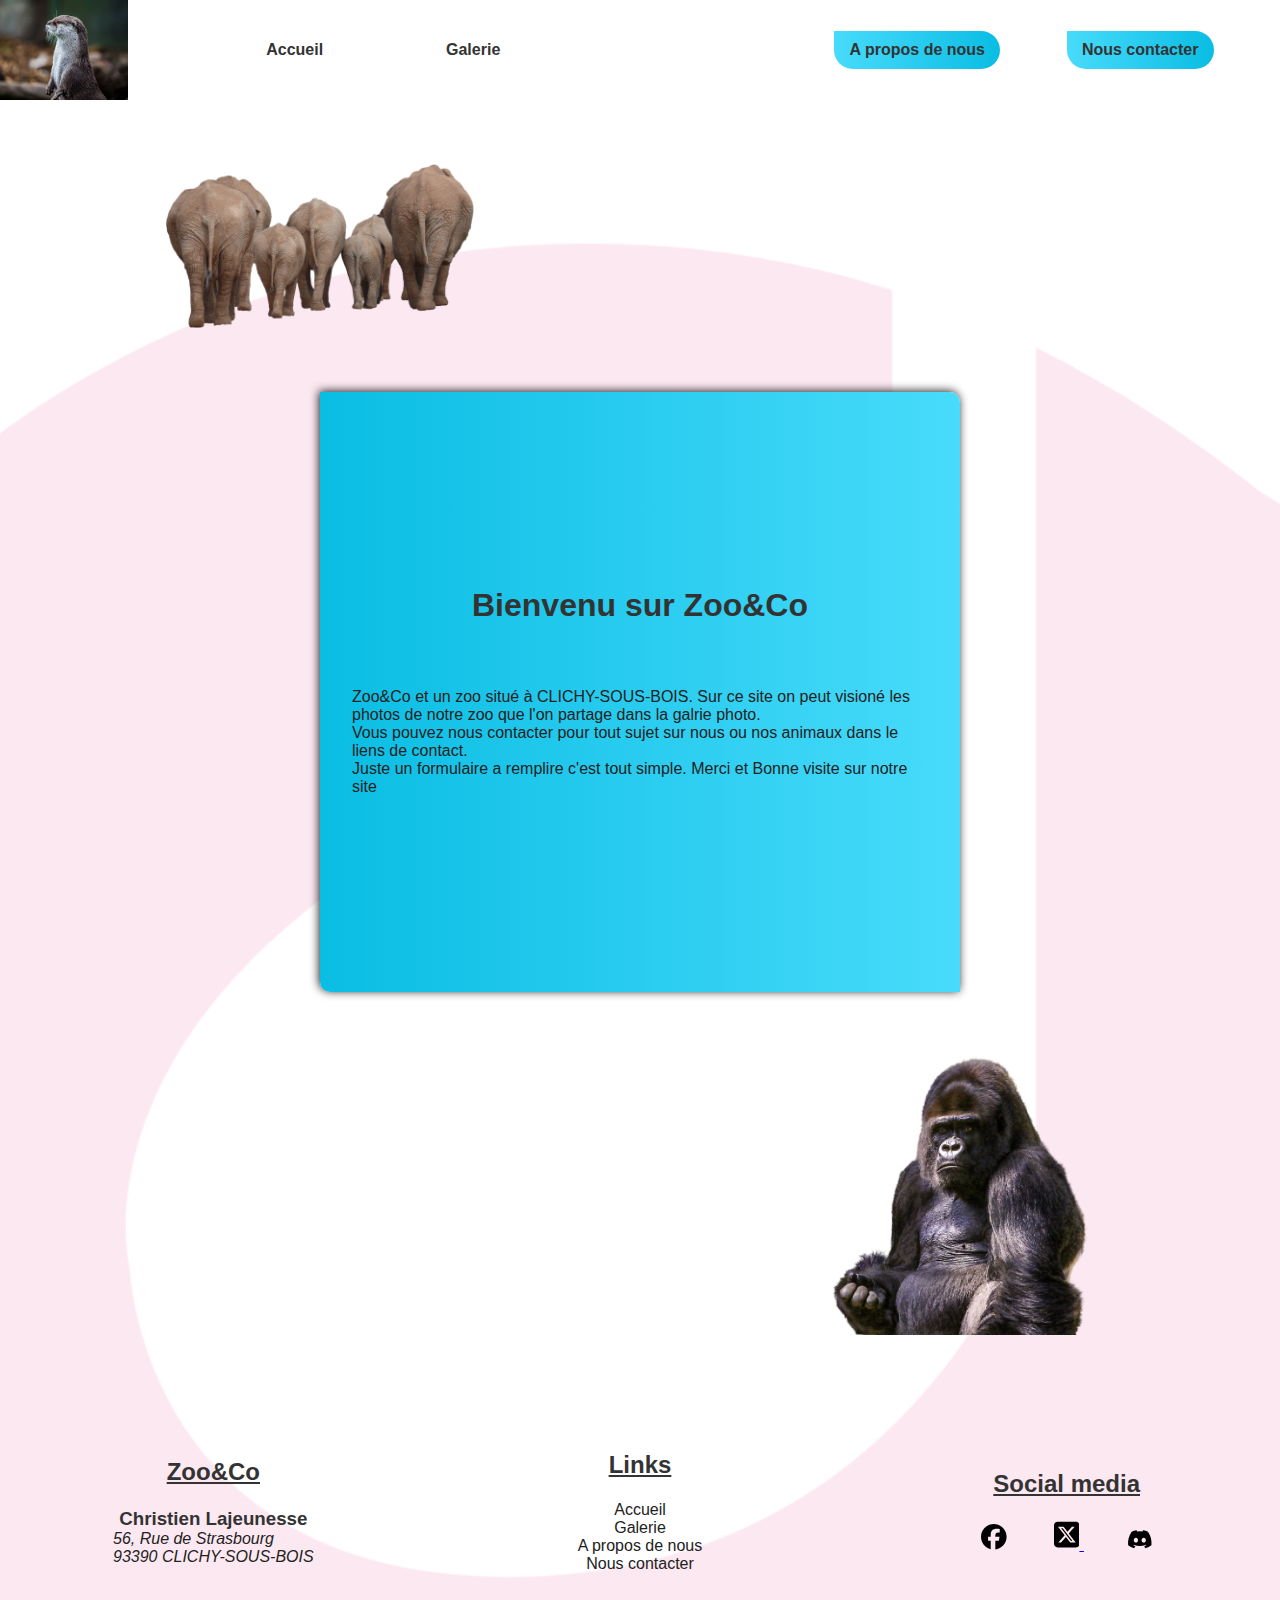
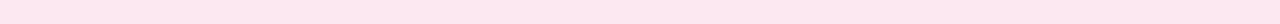
<file: index.html>
<!DOCTYPE html>
<html lang="en">

<head>
    <meta charset="UTF-8">
    <meta name="viewport" content="width=device-width, initial-scale=1.0">
    <title>Document</title>
    <link rel="stylesheet" href="./asset/styles/style.css">
</head>

<body>
    <!-- header avec le logo, la nav et a droite les liens en forme de bouttons avec animation -->
    <header>
        <!-- img Logo -->
        <img src="./asset/img/logo.jpg" alt="logo">
        <!-- Barre de navigation -->
        <nav class="header-nav">
            <ul>
                <li><a href="./index.html" title="Accueil">Accueil</a></li>
                <li><a href="./templates/galerie.html" title="Galerie">Galerie</a></li>
            </ul>
        </nav>
        <!-- liens pour faire des genres de bouttons -->
        <div class="header-div">
            <a href="./templates/us.html" title="A propos de nous" class="header-btn">A propos de nous</a>
            <a href="./templates/contact.html" title="Nous contacter" class="header-btn"> Nous contacter</a>
        </div>
    </header>

    <!-- Main de la page d'accueil avec un titre et une presentation rapide -->
    <main class="main-home">
        <div class="home-img-left"><img src="./asset/img/galeries-main/elephant-home.png" alt="elephant"></div>
        <section>
            <h1>Bienvenu sur Zoo&Co</h1>
            <p>Zoo&Co et un zoo situé à CLICHY-SOUS-BOIS. Sur ce site on peut visioné les photos de notre zoo que l'on partage dans la
                galrie photo.<br>Vous pouvez nous contacter pour tout sujet sur nous ou nos animaux dans le liens de contact.<br>Juste un
                formulaire a remplire c'est tout simple. Merci et Bonne visite sur notre site</p>
        </section>
        <div class="home-img-right"><img src="./asset/img/galeries-main/gorilla-home.png" alt="gorille"></div>
    </main>

    <!-- footer avec 3 partie l'adresse, les liens et les reseau social vers l'exterieur-->
    <footer>
        <!-- Nom entreprise et personne et adresse -->
        <div class="footer-title">
            <h2>Zoo&Co</h2>
            <div class="footer-address">
                <h3>Christien Lajeunesse</h3>
                <address>
                    <p>56, Rue de Strasbourg
                        <br>93390 CLICHY-SOUS-BOIS
                    </p>
                </address>
            </div>
        </div>

        <!-- lien vers les autres section du site -->
        <div class="footer-links">
            <h2>Links</h2>
            <nav class="footer-nav">
                <ul>
                    <li><a href="./index.html" title="Accueil">Accueil</a></li>
                    <li><a href="./templates/galerie.html" title="Galerie">Galerie</a></li>
                    <li><a href="./templates/us.html" title="A propos de nous">A propos de nous</a></li>
                    <li><a href="./templates/contact.html" title="Nous contacter"> Nous contacter</a></li>
                </ul>
            </nav>
        </div>

        <!-- Lien en icone vers les reseaux sociaux  -->
        <div class="footer-social">
            <h2>Social media</h2>
            <div class="footer-social-links">
                <a href="https://www.facebook.com/" title="Facebook" target="_blank"><svg xmlns="http://www.w3.org/2000/svg"
                        viewBox="0 0 512 512"><!--!Font Awesome Free 6.5.2 by @fontawesome - https://fontawesome.com License - https://fontawesome.com/license/free Copyright 2024 Fonticons, Inc.-->
                        <path
                            d="M512 256C512 114.6 397.4 0 256 0S0 114.6 0 256C0 376 82.7 476.8 194.2 504.5V334.2H141.4V256h52.8V222.3c0-87.1 39.4-127.5 125-127.5c16.2 0 44.2 3.2 55.7 6.4V172c-6-.6-16.5-1-29.6-1c-42 0-58.2 15.9-58.2 57.2V256h83.6l-14.4 78.2H287V510.1C413.8 494.8 512 386.9 512 256h0z" />
                    </svg></a>
                <a href="https://twitter.com/" title="X" target="_blank">
                    <svg xmlns="http://www.w3.org/2000/svg"
                        viewBox="0 0 448 512"><!--!Font Awesome Free 6.5.2 by @fontawesome - https://fontawesome.com License - https://fontawesome.com/license/free Copyright 2024 Fonticons, Inc.-->
                        <path
                            d="M64 32C28.7 32 0 60.7 0 96V416c0 35.3 28.7 64 64 64H384c35.3 0 64-28.7 64-64V96c0-35.3-28.7-64-64-64H64zm297.1 84L257.3 234.6 379.4 396H283.8L209 298.1 123.3 396H75.8l111-126.9L69.7 116h98l67.7 89.5L313.6 116h47.5zM323.3 367.6L153.4 142.9H125.1L296.9 367.6h26.3z" />
                    </svg>
                </a>
                <a href="https://discord.com/" title="discord" target="_blank">
                    <svg xmlns="http://www.w3.org/2000/svg"
                        viewBox="0 0 640 512"><!--!Font Awesome Free 6.5.2 by @fontawesome - https://fontawesome.com License - https://fontawesome.com/license/free Copyright 2024 Fonticons, Inc.-->
                        <path
                            d="M524.5 69.8a1.5 1.5 0 0 0 -.8-.7A485.1 485.1 0 0 0 404.1 32a1.8 1.8 0 0 0 -1.9 .9 337.5 337.5 0 0 0 -14.9 30.6 447.8 447.8 0 0 0 -134.4 0 309.5 309.5 0 0 0 -15.1-30.6 1.9 1.9 0 0 0 -1.9-.9A483.7 483.7 0 0 0 116.1 69.1a1.7 1.7 0 0 0 -.8 .7C39.1 183.7 18.2 294.7 28.4 404.4a2 2 0 0 0 .8 1.4A487.7 487.7 0 0 0 176 479.9a1.9 1.9 0 0 0 2.1-.7A348.2 348.2 0 0 0 208.1 430.4a1.9 1.9 0 0 0 -1-2.6 321.2 321.2 0 0 1 -45.9-21.9 1.9 1.9 0 0 1 -.2-3.1c3.1-2.3 6.2-4.7 9.1-7.1a1.8 1.8 0 0 1 1.9-.3c96.2 43.9 200.4 43.9 295.5 0a1.8 1.8 0 0 1 1.9 .2c2.9 2.4 6 4.9 9.1 7.2a1.9 1.9 0 0 1 -.2 3.1 301.4 301.4 0 0 1 -45.9 21.8 1.9 1.9 0 0 0 -1 2.6 391.1 391.1 0 0 0 30 48.8 1.9 1.9 0 0 0 2.1 .7A486 486 0 0 0 610.7 405.7a1.9 1.9 0 0 0 .8-1.4C623.7 277.6 590.9 167.5 524.5 69.8zM222.5 337.6c-29 0-52.8-26.6-52.8-59.2S193.1 219.1 222.5 219.1c29.7 0 53.3 26.8 52.8 59.2C275.3 311 251.9 337.6 222.5 337.6zm195.4 0c-29 0-52.8-26.6-52.8-59.2S388.4 219.1 417.9 219.1c29.7 0 53.3 26.8 52.8 59.2C470.7 311 447.5 337.6 417.9 337.6z" />
                    </svg>
                </a>
            </div>
        </div>
    </footer>

</body>

</html>
</file>
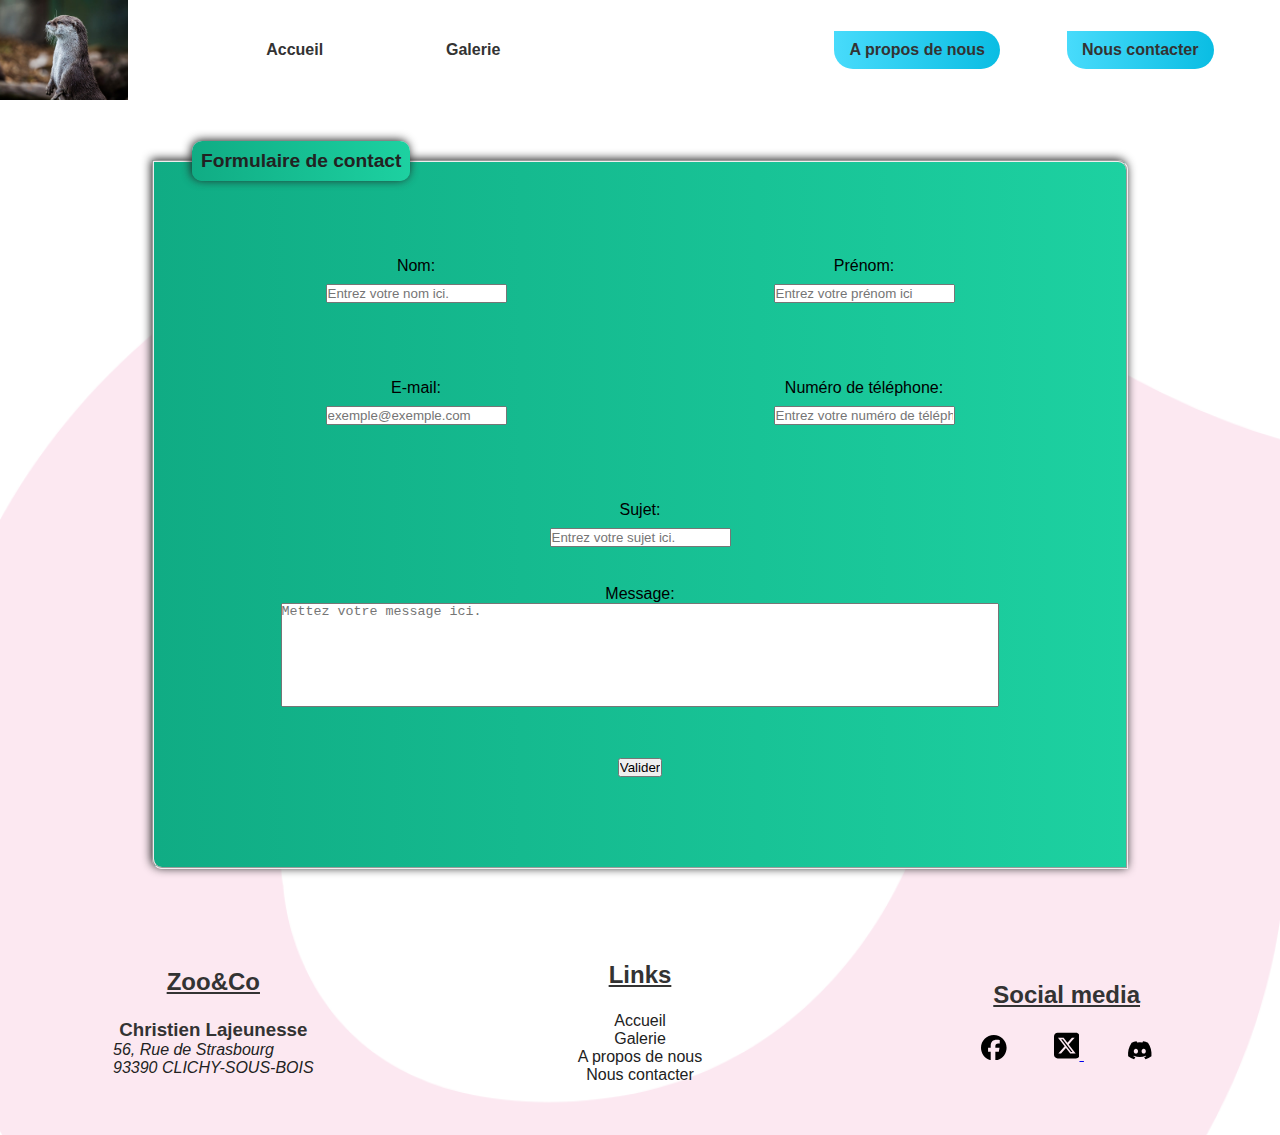
<file: templates/contact.html>
<!DOCTYPE html>
<html lang="en">

<head>
    <meta charset="UTF-8">
    <meta name="viewport" content="width=device-width, initial-scale=1.0">
    <title>Contact</title>
    <link rel="stylesheet" href="../asset/styles/style.css">
</head>

<body>
    <!-- header avec le logo, la nav et a droite les liens en forme de bouttons avec animation -->
    <header>
        <!-- img Logo -->
        <img src="../asset/img/logo.jpg" alt="logo">
        <!-- Barre de navigation -->
        <nav class="header-nav">
            <ul>
                <li><a href="../index.html" title="Accueil">Accueil</a></li>
                <li><a href="./galerie.html" title="Galerie">Galerie</a></li>
            </ul>
        </nav>
        <!-- liens pour faire des genres de bouttons -->
        <div class="header-div">
            <a href="./us.html" title="A propos de nous" class="header-btn">A propos de nous</a>
            <a href="./contact.html" title="Nous contacter" class="header-btn"> Nous contacter</a>
        </div>
    </header>

    <!-- Main de la page contact avec un formulaire de contact -->
    <main class="main-contact">
        <!-- formulaire de contact -->
        <fieldset>
            <legend> Formulaire de contact</legend>
            <form action="#" method="post" class="form-contact">
                <!-- zone nom -->
                <div class="form-name">
                    <label for="name">Nom:</label>
                    <input type="text" name="name" id="name" placeholder="Entrez votre nom ici." required>
                </div>
                <!-- zone prénom -->
                <div class="form-firstname">
                    <label for="firstname">Prénom:</label>
                    <input type="text" name="firstname" id="firstname" placeholder="Entrez votre prénom ici" required>
                </div>
                <!-- zone mail -->
                <div class="form-mail">
                    <label for="email">E-mail:</label>
                    <input type="email" name="email" id="email" placeholder="exemple@exemple.com" required>
                </div>
                <!-- zone numéro téléphone -->
                <div class="form-phone">
                    <label for="phone">Numéro de téléphone:</label>
                    <input type="tel" name="phone" id="phone" placeholder="Entrez votre numéro de téléphone" required>
                </div>
                <!-- zone sujet -->
                <div class="form-object">
                    <label for="object">Sujet:</label>
                    <input type="text" name="object" id="object" placeholder="Entrez votre sujet ici." required>
                </div>
                <!-- zone msg -->
                <div class="form-msg">
                    <label for="msg">Message:</label>
                    <textarea name="msg" id="msg" placeholder="Mettez votre message ici." required></textarea>
                </div>
                <!-- boutton de validation -->
                <div class="form-submit">
                    <input type="submit" value="Valider">
                </div>
            </form>
        </fieldset>
    </main>

    <!-- footer avec 3 partie l'adresse, les liens et les reseau social vers l'exterieur-->
    <footer>
        <!-- Nom entreprise et personne et adresse -->
        <div class="footer-title">
            <h2>Zoo&Co</h2>
            <div class="footer-address">
                <h3>Christien Lajeunesse</h3>
                <address>
                    <p>56, Rue de Strasbourg
                        <br>93390 CLICHY-SOUS-BOIS
                    </p>
                </address>
            </div>
        </div>
        <!-- lien vers les autres section du site -->
        <div class="footer-links">
            <h2>Links</h2>
            <nav class="footer-nav">
                <ul>
                    <li><a href="../index.html" title="Accueil">Accueil</a></li>
                    <li><a href="./galerie.html" title="Galerie">Galerie</a></li>
                    <li><a href="./us.html" title="A propos de nous">A propos de nous</a></li>
                    <li><a href="./contact.html" title="Nous contacter"> Nous contacter</a></li>
                </ul>
            </nav>
        </div>
        <!-- Lien en icone vers les reseaux sociaux  -->
        <div class="footer-social">
            <h2>Social media</h2>
            <div class="footer-social-links">
                <a href="https://www.facebook.com/" title="Facebook" target="_blank"><svg xmlns="http://www.w3.org/2000/svg"
                        viewBox="0 0 512 512"><!--!Font Awesome Free 6.5.2 by @fontawesome - https://fontawesome.com License - https://fontawesome.com/license/free Copyright 2024 Fonticons, Inc.-->
                        <path
                            d="M512 256C512 114.6 397.4 0 256 0S0 114.6 0 256C0 376 82.7 476.8 194.2 504.5V334.2H141.4V256h52.8V222.3c0-87.1 39.4-127.5 125-127.5c16.2 0 44.2 3.2 55.7 6.4V172c-6-.6-16.5-1-29.6-1c-42 0-58.2 15.9-58.2 57.2V256h83.6l-14.4 78.2H287V510.1C413.8 494.8 512 386.9 512 256h0z" />
                    </svg></a>
                <a href="https://twitter.com/" title="X" target="_blank">
                    <svg xmlns="http://www.w3.org/2000/svg"
                        viewBox="0 0 448 512"><!--!Font Awesome Free 6.5.2 by @fontawesome - https://fontawesome.com License - https://fontawesome.com/license/free Copyright 2024 Fonticons, Inc.-->
                        <path
                            d="M64 32C28.7 32 0 60.7 0 96V416c0 35.3 28.7 64 64 64H384c35.3 0 64-28.7 64-64V96c0-35.3-28.7-64-64-64H64zm297.1 84L257.3 234.6 379.4 396H283.8L209 298.1 123.3 396H75.8l111-126.9L69.7 116h98l67.7 89.5L313.6 116h47.5zM323.3 367.6L153.4 142.9H125.1L296.9 367.6h26.3z" />
                    </svg>
                </a>
                <a href="https://discord.com/" title="discord" target="_blank">
                    <svg xmlns="http://www.w3.org/2000/svg"
                        viewBox="0 0 640 512"><!--!Font Awesome Free 6.5.2 by @fontawesome - https://fontawesome.com License - https://fontawesome.com/license/free Copyright 2024 Fonticons, Inc.-->
                        <path
                            d="M524.5 69.8a1.5 1.5 0 0 0 -.8-.7A485.1 485.1 0 0 0 404.1 32a1.8 1.8 0 0 0 -1.9 .9 337.5 337.5 0 0 0 -14.9 30.6 447.8 447.8 0 0 0 -134.4 0 309.5 309.5 0 0 0 -15.1-30.6 1.9 1.9 0 0 0 -1.9-.9A483.7 483.7 0 0 0 116.1 69.1a1.7 1.7 0 0 0 -.8 .7C39.1 183.7 18.2 294.7 28.4 404.4a2 2 0 0 0 .8 1.4A487.7 487.7 0 0 0 176 479.9a1.9 1.9 0 0 0 2.1-.7A348.2 348.2 0 0 0 208.1 430.4a1.9 1.9 0 0 0 -1-2.6 321.2 321.2 0 0 1 -45.9-21.9 1.9 1.9 0 0 1 -.2-3.1c3.1-2.3 6.2-4.7 9.1-7.1a1.8 1.8 0 0 1 1.9-.3c96.2 43.9 200.4 43.9 295.5 0a1.8 1.8 0 0 1 1.9 .2c2.9 2.4 6 4.9 9.1 7.2a1.9 1.9 0 0 1 -.2 3.1 301.4 301.4 0 0 1 -45.9 21.8 1.9 1.9 0 0 0 -1 2.6 391.1 391.1 0 0 0 30 48.8 1.9 1.9 0 0 0 2.1 .7A486 486 0 0 0 610.7 405.7a1.9 1.9 0 0 0 .8-1.4C623.7 277.6 590.9 167.5 524.5 69.8zM222.5 337.6c-29 0-52.8-26.6-52.8-59.2S193.1 219.1 222.5 219.1c29.7 0 53.3 26.8 52.8 59.2C275.3 311 251.9 337.6 222.5 337.6zm195.4 0c-29 0-52.8-26.6-52.8-59.2S388.4 219.1 417.9 219.1c29.7 0 53.3 26.8 52.8 59.2C470.7 311 447.5 337.6 417.9 337.6z" />
                    </svg>
                </a>
            </div>
        </div>

    </footer>
</body>

</html>
</file>
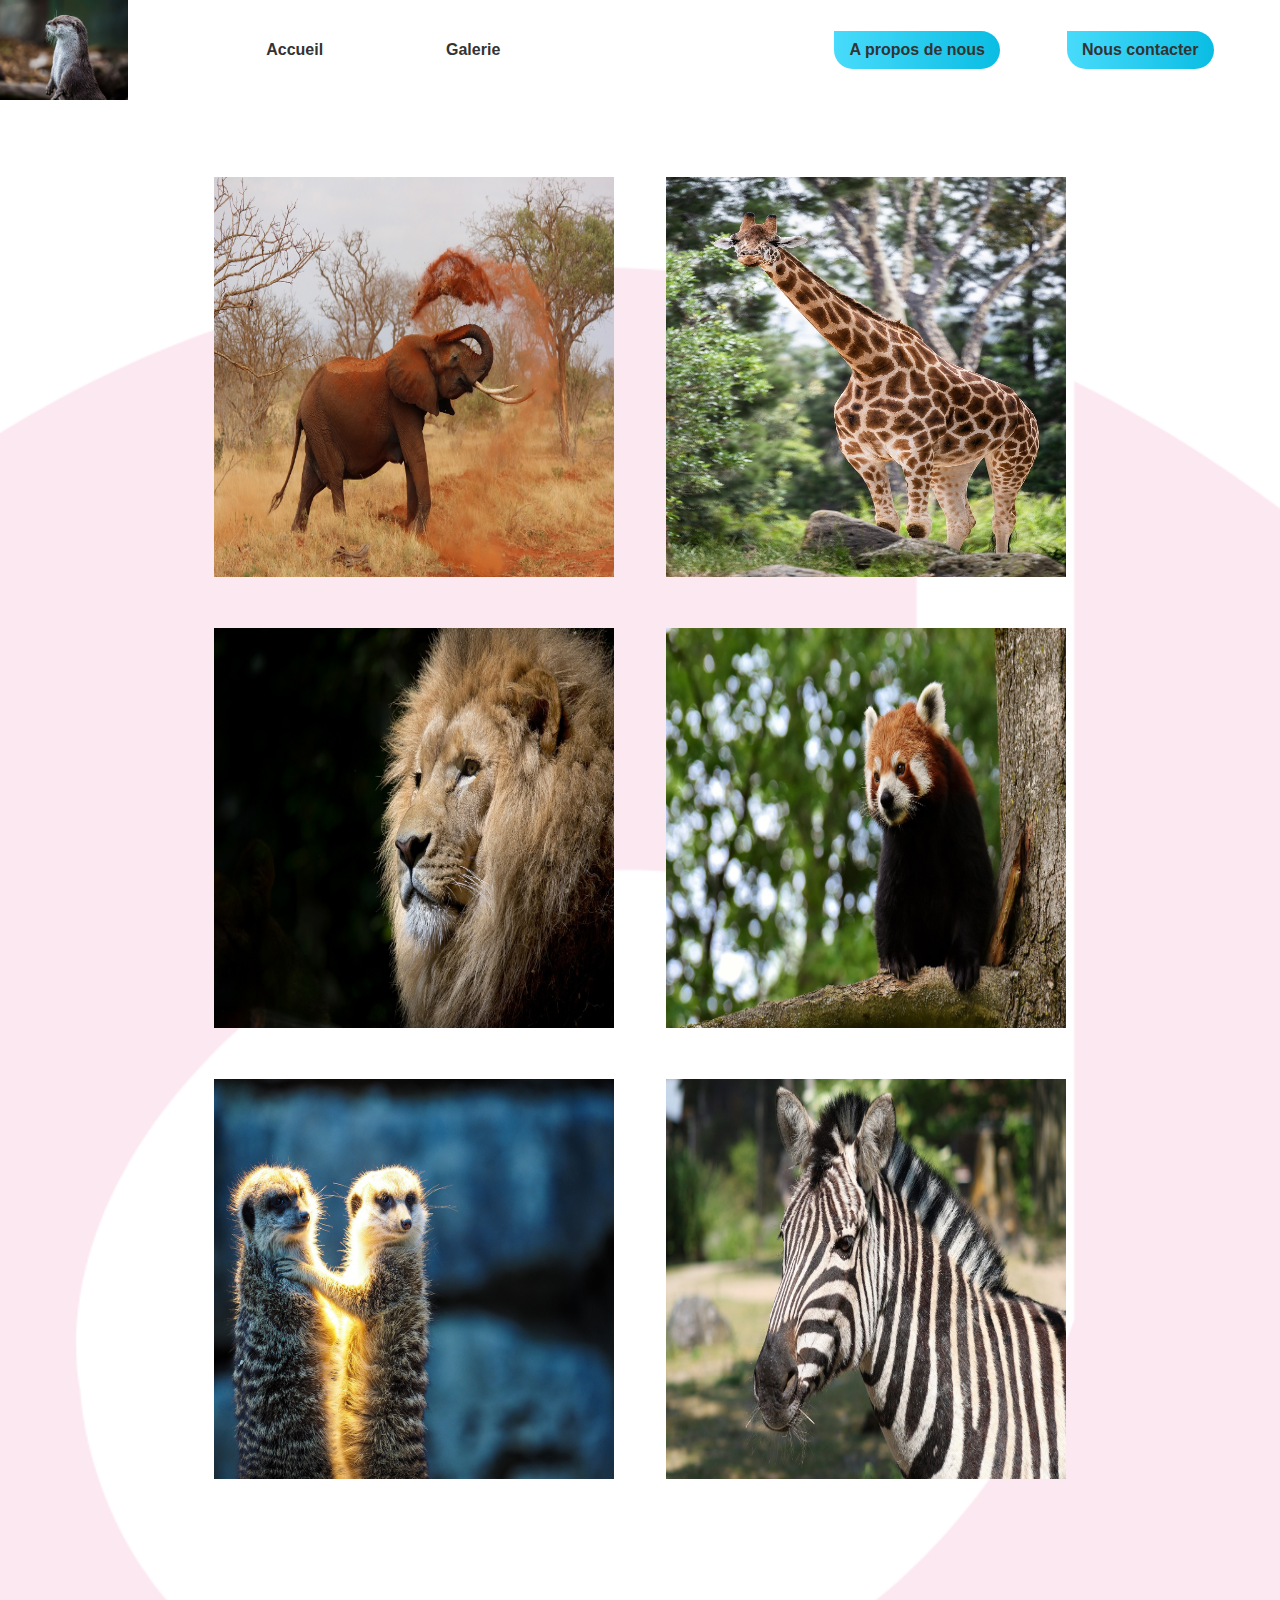
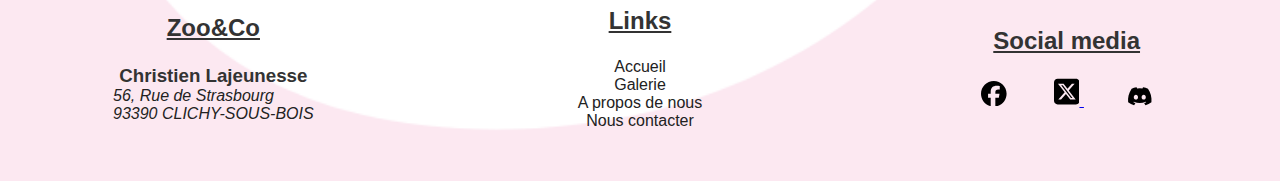
<file: templates/galerie.html>
<!DOCTYPE html>
<html lang="en">

<head>
    <meta charset="UTF-8">
    <meta name="viewport" content="width=device-width, initial-scale=1.0">
    <title>Galeries</title>
    <link rel="stylesheet" href="../asset/styles/style.css">
</head>

<body>
    <!-- header avec le logo, la nav et a droite les liens en forme de bouttons avec animation -->
    <header>
        <!-- img Logo -->
        <img src="../asset/img/logo.jpg" alt="logo">
        <!-- Barre de navigation -->
        <nav class="header-nav">
            <ul>
                <li><a href="../index.html" title="Accueil">Accueil</a></li>
                <li><a href="./galerie.html" title="Galerie">Galerie</a></li>
            </ul>
        </nav>
        <!-- liens pour faire des genres de bouttons -->
        <div class="header-div">
            <a href="./us.html" title="A propos de nous" class="header-btn">A propos de nous</a>
            <a href="./contact.html" title="Nous contacter" class="header-btn"> Nous contacter</a>
        </div>
    </header>

    <!-- Main de la page galerie avec des archives de photographie -->
    <main class="main-galerie">
        <!-- J'ai fait un div ici pck le W3C me mettait un warning et j'avais pas envie de mettre de titre -->
        <div>
            <img src="../asset/img/galerie-photo/elephant.jpg" alt="elephant">
            <img src="../asset/img/galerie-photo/giraffe.jpg" alt="giraffe">
            <img src="../asset/img/galerie-photo/lion.jpg" alt="lion">
            <img src="../asset/img/galerie-photo/little-panda.jpg" alt="Panda roux">
            <img src="../asset/img/galerie-photo/meerkat.jpg" alt="Suricate">
            <img src="../asset/img/galerie-photo/zebra.jpg" alt="Zèbre">
        </div>
    </main>

    <!-- footer avec 3 partie l'adresse, les liens et les reseau social vers l'exterieur-->
    <footer>
        <!-- Nom entreprise et personne et adresse -->
        <div class="footer-title">
            <h2>Zoo&Co</h2>
            <div class="footer-address">
                <h3>Christien Lajeunesse</h3>
                <address>
                    <p>56, Rue de Strasbourg
                        <br>93390 CLICHY-SOUS-BOIS
                    </p>
                </address>
            </div>
        </div>
        <!-- lien vers les autres section du site -->
        <div class="footer-links">
            <h2>Links</h2>
            <nav class="footer-nav">
                <ul>
                    <li><a href="../index.html" title="Accueil">Accueil</a></li>
                    <li><a href="./galerie.html" title="Galerie">Galerie</a></li>
                    <li><a href="./us.html" title="A propos de nous">A propos de nous</a></li>
                    <li><a href="./contact.html" title="Nous contacter"> Nous contacter</a></li>
                </ul>
            </nav>
        </div>
        <!-- Lien en icone vers les reseaux sociaux  -->
        <div class="footer-social">
            <h2>Social media</h2>
            <div class="footer-social-links">
                <a href="https://www.facebook.com/" title="Facebook" target="_blank"><svg xmlns="http://www.w3.org/2000/svg"
                        viewBox="0 0 512 512"><!--!Font Awesome Free 6.5.2 by @fontawesome - https://fontawesome.com License - https://fontawesome.com/license/free Copyright 2024 Fonticons, Inc.-->
                        <path
                            d="M512 256C512 114.6 397.4 0 256 0S0 114.6 0 256C0 376 82.7 476.8 194.2 504.5V334.2H141.4V256h52.8V222.3c0-87.1 39.4-127.5 125-127.5c16.2 0 44.2 3.2 55.7 6.4V172c-6-.6-16.5-1-29.6-1c-42 0-58.2 15.9-58.2 57.2V256h83.6l-14.4 78.2H287V510.1C413.8 494.8 512 386.9 512 256h0z" />
                    </svg></a>
                <a href="https://twitter.com/" title="X" target="_blank">
                    <svg xmlns="http://www.w3.org/2000/svg"
                        viewBox="0 0 448 512"><!--!Font Awesome Free 6.5.2 by @fontawesome - https://fontawesome.com License - https://fontawesome.com/license/free Copyright 2024 Fonticons, Inc.-->
                        <path
                            d="M64 32C28.7 32 0 60.7 0 96V416c0 35.3 28.7 64 64 64H384c35.3 0 64-28.7 64-64V96c0-35.3-28.7-64-64-64H64zm297.1 84L257.3 234.6 379.4 396H283.8L209 298.1 123.3 396H75.8l111-126.9L69.7 116h98l67.7 89.5L313.6 116h47.5zM323.3 367.6L153.4 142.9H125.1L296.9 367.6h26.3z" />
                    </svg>
                </a>
                <a href="https://discord.com/" title="discord" target="_blank">
                    <svg xmlns="http://www.w3.org/2000/svg"
                        viewBox="0 0 640 512"><!--!Font Awesome Free 6.5.2 by @fontawesome - https://fontawesome.com License - https://fontawesome.com/license/free Copyright 2024 Fonticons, Inc.-->
                        <path
                            d="M524.5 69.8a1.5 1.5 0 0 0 -.8-.7A485.1 485.1 0 0 0 404.1 32a1.8 1.8 0 0 0 -1.9 .9 337.5 337.5 0 0 0 -14.9 30.6 447.8 447.8 0 0 0 -134.4 0 309.5 309.5 0 0 0 -15.1-30.6 1.9 1.9 0 0 0 -1.9-.9A483.7 483.7 0 0 0 116.1 69.1a1.7 1.7 0 0 0 -.8 .7C39.1 183.7 18.2 294.7 28.4 404.4a2 2 0 0 0 .8 1.4A487.7 487.7 0 0 0 176 479.9a1.9 1.9 0 0 0 2.1-.7A348.2 348.2 0 0 0 208.1 430.4a1.9 1.9 0 0 0 -1-2.6 321.2 321.2 0 0 1 -45.9-21.9 1.9 1.9 0 0 1 -.2-3.1c3.1-2.3 6.2-4.7 9.1-7.1a1.8 1.8 0 0 1 1.9-.3c96.2 43.9 200.4 43.9 295.5 0a1.8 1.8 0 0 1 1.9 .2c2.9 2.4 6 4.9 9.1 7.2a1.9 1.9 0 0 1 -.2 3.1 301.4 301.4 0 0 1 -45.9 21.8 1.9 1.9 0 0 0 -1 2.6 391.1 391.1 0 0 0 30 48.8 1.9 1.9 0 0 0 2.1 .7A486 486 0 0 0 610.7 405.7a1.9 1.9 0 0 0 .8-1.4C623.7 277.6 590.9 167.5 524.5 69.8zM222.5 337.6c-29 0-52.8-26.6-52.8-59.2S193.1 219.1 222.5 219.1c29.7 0 53.3 26.8 52.8 59.2C275.3 311 251.9 337.6 222.5 337.6zm195.4 0c-29 0-52.8-26.6-52.8-59.2S388.4 219.1 417.9 219.1c29.7 0 53.3 26.8 52.8 59.2C470.7 311 447.5 337.6 417.9 337.6z" />
                    </svg>
                </a>
            </div>
        </div>

    </footer>
</body>

</html>
</file>
<file: asset/styles/style.css>
/* mets le padding et margin de default a 0 */
* {
    margin: 0;
    padding: 0;
}

/* Backround d'inmage et fait un grid sur l'ensemble des pages et on applique la police sur l'ensemble des pages*/
body {
    background: no-repeat center url(/asset/img/back-image.png);
    background-size: cover;
    display: grid;
    grid-template-columns: 1fr;
    grid-template-rows: auto auto auto;
    grid-template-areas:
        "header"
        "main"
        "footer";
    font-family: 'Segoe UI', Tahoma, Geneva, Verdana, sans-serif;

}

/* Nomme area du header et on le fait prendre toute la largeur et on centre. Ensuite on fait du flex et centre les enfants XD*/
header {
    justify-self: center;
    width: 100%;
    grid-area: header;
    display: flex;
    flex-direction: row;
    justify-content: space-between;
    align-items: center;
}

/* réglage de la taille de l'image */
header img {
    width: 10%;
}

/* on décore et centre les éléments de la nav bar */
.header-nav {
    width: 40%;
    margin-left: 10%;
}

/* on flex ici pour séparer les li et les mettres en ligne */
.header-nav ul {
    width: 100%;
    display: flex;
    gap: 20%;
}

/* on enlève les point de la liste et on centre avec un padding */
.header-nav ul li {
    list-style: none;
    padding: 0% 2%;
}

/* décoration  des liens */
.header-nav ul li a {
    text-decoration: none;
    color: #333;
    font-weight: 800;
}

/* Au sur vole change la couleur et rajoute un text shadow pour la visibilité du texte */
.header-nav ul li a:hover {
    color: #fff;
    text-shadow: #333 1px 0 15px;
}

/* centrage des bouttons */
.header-div {
    width: 40%;
    display: flex;
    justify-content: space-evenly;
}

/* on crée un lien en forme de bouton avec une animation de transition qui arrondi les bords */
.header-div a {
    text-decoration: none;
    color: #333;
    font-weight: 700;
    padding: 2% 3%;
    background-color: #0abde3;
    background: linear-gradient(to right, #48dbfb, #0abde3);
    border-radius: 30px;
    border-top-left-radius: 0px;
    transition: 0.5s;
}

/* au survol arrondi les bordures */
.header-div a:hover {
    border-radius: 30px;
}

/* au clic rend le background blanc et donne une bordure */
.header-div a:active {
    background: none;
    border: 1px solid black;
    background-color: #fff;
}


/* Accueil-->Nomme area du main et on le fait prendre toute la largeur */
.main-home {
    width: 100%;
    min-height: 90vh;
    grid-area: main;
    display: flex;
    flex-direction: column;
}

/*Accueil--> flex sur interieur des deux image et centrage */
.home-img-left,
.home-img-right {
    width: 40%;
    margin: 5%;
    display: flex;
    justify-content: center;
}

/* image en haut à gauche */
.home-img-left {
    align-self: flex-start;
}

/* image en bas a droite */
.home-img-right {
    align-self: flex-end;
}

/*Accueil-->réglage largueur img. Animation et delay de l'apparition */
.home-img-left img {
    width: 60%;
    animation: go-up 2s backwards;
    animation-delay: 0.25s;
}

/*Accueil-->  réglage largueur img. Animation et delay de l'apparition */
.home-img-right img {
    width: 50%;
    animation: go-up 2s backwards;
    animation-delay: 1.5s;
}



/* Accueil-->Aligement centrale du texte et flex pour centre les enfants. Ensuite décoration de la boite. 
2 background pour les gens qui utilise IE et qui on pas de couleur dégradé (les pauvres il travaille surment à la mairie ^^) */
.main-home section {
    align-self: center;
    display: flex;
    flex-direction: column;
    justify-content: center;
    background-color: #48dbfb;
    background: linear-gradient(to left, #48dbfb, #0abde3);
    height: 600px;
    width: 50%;
    border-radius: 10px;
    box-shadow: -1px -1px 10px #222;
    border-top-left-radius: 0;
    border-bottom-right-radius: 0;

}

/* Accueil-->décoration et animation du titre */
.main-home section h1 {
    text-align: center;
    color: #333;
    margin: 5%;
    animation: go-up 2s backwards;
    animation-delay: 0.5s;
}

/* Accueil-->décoration et animation du texte */
.main-home section p {
    margin: 5%;
    color: #222;
    animation: go-up 2s backwards;
    animation-delay: 1s;
}

/* A propos de nous--> Flex dans la section de la galerie */
.main-us {
    min-height: 90vh;
    display: flex;
    flex-direction: row;
    justify-content: space-around;
    align-items: center;
}

/* A propos de nous-->Centrage pour la box de la vidéo.*/
.main-us .us-figure-video {
    width: 40%;
    height: 60%;
    display: flex;
    flex-direction: column;
    justify-content: center;
    align-items: center;

}

/* A propos de nous-->Réglage de la taille de la vidéo */
.main-us .us-figure-video video {
    width: 90%;
}

.main-us .us-figure-video figcaption {
    margin-top: 3%;
    color: #333;
    font-weight: 500;
}

/* A propos de nous-->Centrage de la présentation. Décoration avec une box et un effet dégradé. 2 bg pour les IE user*/
.main-us .us-section-txt {
    width: 50%;
    height: 60%;
    display: flex;
    flex-direction: column;
    align-items: center;
    justify-content: center;
    background-color: #48dbfb;
    background: linear-gradient(to left, #48dbfb, #0abde3);
    border-radius: 10px;
    border-top-left-radius: 0;
    border-bottom-right-radius: 0;
    box-shadow: -1px -1px 10px #222;
}

/* A propos de nous--> Coloration du titre*/
.main-us .us-section-txt h2 {
    color: #333;
    margin-bottom: 10%;
}

/* A propos de nous--> coloration du texte */
.main-us .us-section-txt p {
    color: #222;
    margin: 0 5%;
}

/* Contact--> alignement du formulaire avecl flex et réglage de la taille du main */
.main-contact {
    width: 100%;
    min-height: 90vh;
    display: flex;
    justify-content: center;
    align-items: center;
}

/* Contact-->réglage de la taille du formulaire et grid pour placer les éléments du formulaire */
.main-contact fieldset {
    width: 70%;
    height: 80%;
    background-color: #10ac84;
    background: linear-gradient(to left, #1dd1a1, #10ac84);
    border-radius: 10px;
    border-top-left-radius: 0;
    border-bottom-right-radius: 0;
    box-shadow: -1px -1px 10px #222;
    padding: 3%;
}

/* Décoration du legend sur le formulaire */
.main-contact fieldset legend {
    color: #222;
    font-size: 1.2rem;
    font-weight: 700;
    background-color: #10ac84;
    background: linear-gradient(to left, #1dd1a1, #10ac84);
    border-radius: 10px;
    box-shadow: -1px -1px 10px #222;
    padding: 1%;
}

/* Contact-->grid sur le formulaire pour place les éléments */
.form-contact {
    width: 100%;
    height: 100%;
    display: grid;
    grid-template-columns: 1fr 1fr;
    grid-template-rows: repeat(5, 1fr);
    grid-template-areas:
        "name firstname"
        "mail phone"
        "object object"
        "msg msg"
        "submit submit"
    ;
    justify-items: center;
    align-items: center;
}

/* Contact-->centrage avec flex */
.form-name,
.form-firstname,
.form-mail,
.form-phone,
.form-object,
.form-msg {
    display: flex;
    flex-direction: column;
    justify-content: center;
    align-items: center;
}

/* Contact-->margin pour certain label */
.form-name label,
.form-firstname label,
.form-mail label,
.form-phone label,
.form-object label {
    margin-bottom: 5%;
}

/* Contact-->on agrandit le contenu pour textarea */
.form-msg {
    width: 100%;
    height: 100%;
}

/* Contact-->reglage de la taille et rend non sizable pour textarea */
.form-msg textarea {
    width: 80%;
    height: 100%;
    resize: none;
}

/* Contact-->nommage pour name */
.form-name {
    grid-area: name;
}

/* Contact-->nommage pour prénom */
.form-firstname {
    grid-area: firstname;
}

/* Contact-->nommage */
.form-firstname label {
    margin-bottom: 5%;
}

/* Contact-->nommage */
.form-mail {
    grid-area: mail;
}

/* Contact-->nommage */
.form-phone {
    grid-area: phone;
}

/* Contact-->nommage */
.form-object {
    grid-area: object;
}

/* Contact-->nommage */
.form-msg {
    grid-area: msg;
}

/* Contact-->nommage */
.form-submit {
    grid-area: submit;
}

/* Galerie réglage taille main */
.main-galerie {
    width: 100%;
    min-height: 70vh;
}

/* flex sur les éléments de la galerie avec un wrap pour le responsive */
.main-galerie div {
    width: 100%;
    margin: 4% 0;
    display: flex;
    flex-direction: row;
    flex-wrap: wrap;
    justify-content: center;
    align-items: center;
}

/* reglage de la taille des img */
.main-galerie div img {
    margin: 2%;
    width: 400px;
    height: 400px;
}

/* animation au survol */
.main-galerie div img:hover {
    animation: choosing 2s forwards;
}


/* nomme area du footer et on le fait prendre toute la largeur et on grid pour avoir 3 col */
footer {
    grid-area: footer;
    width: 100%;
    height: 25vh;
    display: grid;
    grid-template-columns: 1fr 1fr 1fr;
    justify-items: center;
}

/* Flex en col et on aligne */
.footer-title,
.footer-links,
.footer-social {
    display: flex;
    flex-direction: column;
    align-items: center;
    justify-content: center;
    gap: 10%;
}

/* déco du nom de l'entreprise */
footer h2 {
    color: #333;
    text-decoration: underline;
    font-weight: 700;
}

/* change tout les titre du footer en #333 et en gras 700 et centre le tout */
.footer-title h3 {
    text-align: center;
    color: #333;
    font-weight: 700;
}

/* change le gras du texte et mets en #222 */
.footer-title p {
    color: #222;
    font-weight: 400;
}

/* On enleve le style de type liste et on centre le texte */
.footer-nav li {
    list-style: none;
    text-align: center;
}

/* enleve le txt souligner et me le txt en #222 */
.footer-nav li a {
    text-decoration: none;
    color: #222;
}

/* agrandi le txt au survol */
.footer-nav li a:hover {
    font-size: 1.1rem;
}


/* On centre les icones */
.footer-social-links {
    text-align: center;
}

/* marge pour séparer les icones entre eux */
.footer-social-links a {
    margin: 0% 5%;
}

/* opacité au survol */
.footer-social-links a:hover {
    -webkit-filter: invert(0.5);
}

/* Réglages de la taille des icones svg */
.footer-social-links a svg {
    width: 6%;
}

/* keyframe pour l'animation du home */
@keyframes go-up {

    100% {
        transform: translateY(0);
        opacity: 1;
    }

    0% {
        transform: translateY(50px);
        opacity: 0;
    }
}

@keyframes choosing {
    100% {
        opacity: 1;
        transform: scale(1);
    }

    0% {
        transform: scale(0.9);
        opacity: 0.5;
    }
}


/* mediaquerie pour téléphone et tablette*/
@media screen and (max-width: 550px) {

    /* mets le header en direction colonne */
    header {
        flex-direction: column;
    }

    /* change la taille du logo */
    header img {
        width: 20%;
        height: 5vh;
    }

    /* la nav prend 100% de largeur */
    .header-nav {
        width: 100%;
    }

    /* placement des textes */
    .header-nav li {
        margin: 5%;
    }

    /* la box des boutons prennent 100% de largeur */
    .header-div {
        width: 100%;
    }

    /* on espace les boutons */
    .header-btn {
        gap: 4%;
    }



    /* Galerie-->reglage de la taille des img */
    .main-galerie div img {
        margin: 2%;
        width: 200px;
        height: 200px;
    }

    /* Contact-->changement du grid pour le formulaire */
    .form-contact {
        width: 100%;
        height: 100%;
        display: grid;
        grid-template-columns: 1fr;
        grid-template-rows: repeat(7, 1fr);
        grid-template-areas:
            "name"
            "firstname"
            "mail"
            "phone"
            "object"
            "msg"
            "submit"
        ;
        justify-items: center;
        align-items: center;
    }

    /* A propos de nous--> main direction col et une marge en haut */
    .main-us {
        flex-direction: column;
        margin-top: 30%;
        width: 100%;
    }

    /* A propos de nous-->Changement taille video */
    .main-us .us-figure-video {
        width: 100%;
    }

    /* A propos de nous-->Changement taille texte bloc */
    .main-us .us-section-txt {
        width: 80%;
        height: 40%;
    }

    /* A propos de nous-->Changement taille du texte */
    .main-us .us-section-txt h2 {
        font-size: 0.7rem;
    }

    /* A propos de nous-->Changement taille du texte */
    .main-us .us-section-txt p {
        font-size: 0.6rem;
    }

    /* centrage */
    .main-home {
        justify-content: center;
    }

    /* changement hauteur */
    .main-home section {
        height: 300px;
    }

    /* changement taille police */
    .main-home section h1 {
        font-size: 0.9rem;
    }

    /* changement taille police */
    .main-home section p {
        font-size: 0.7rem;
    }

    /* changement du grid en colonne et espacement*/
    footer {
        grid-template-columns: 1fr;
        grid-template-rows: repeat(3, 1fr);
        gap: 10%;
    }
}
</file>
